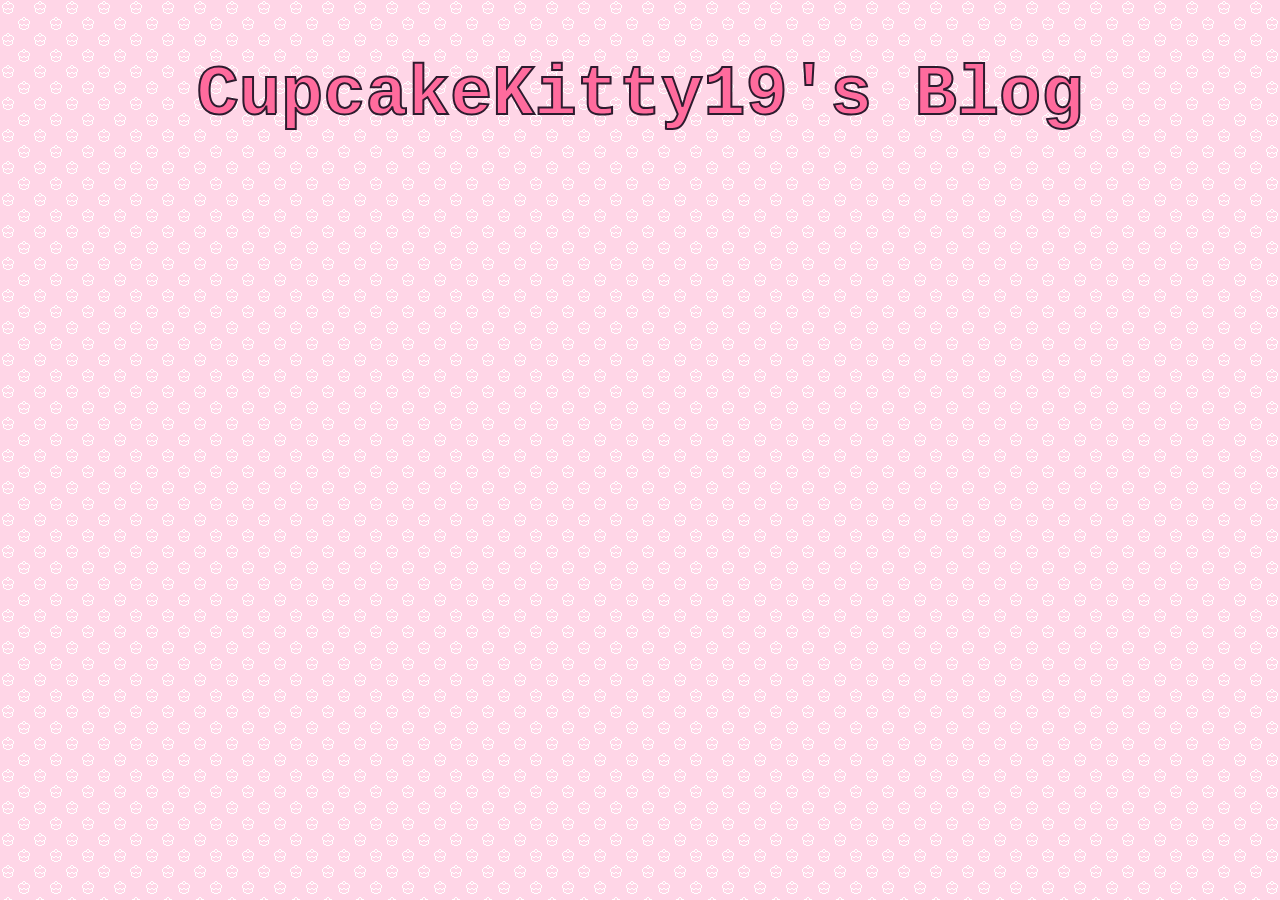
<file: blog/index.html>
<!DOCTYPE html>
<html lang="es">
<head>
  <meta charset="UTF-8">
  <meta name="viewport" content="width=device-width, initial-scale=1.0">
  <title>Welcome to CupcakeKitty19's blog!</title>
  <link rel="stylesheet" href="../blogstyle.css">
  <link rel="icon" type="image/png" href="../../assets/icons/logo_simp.ico">
  <link rel="stylesheet" href="https://cdn.jsdelivr.net/npm/bootstrap-icons@1.11.3/font/bootstrap-icons.css">
</head>

<body>
    <div>
        <header id="header" class="box-style">
			<h1 class="title">
                CupcakeKitty19's Blog
            </h1>
        </header>
    </div>
</body>
</file>
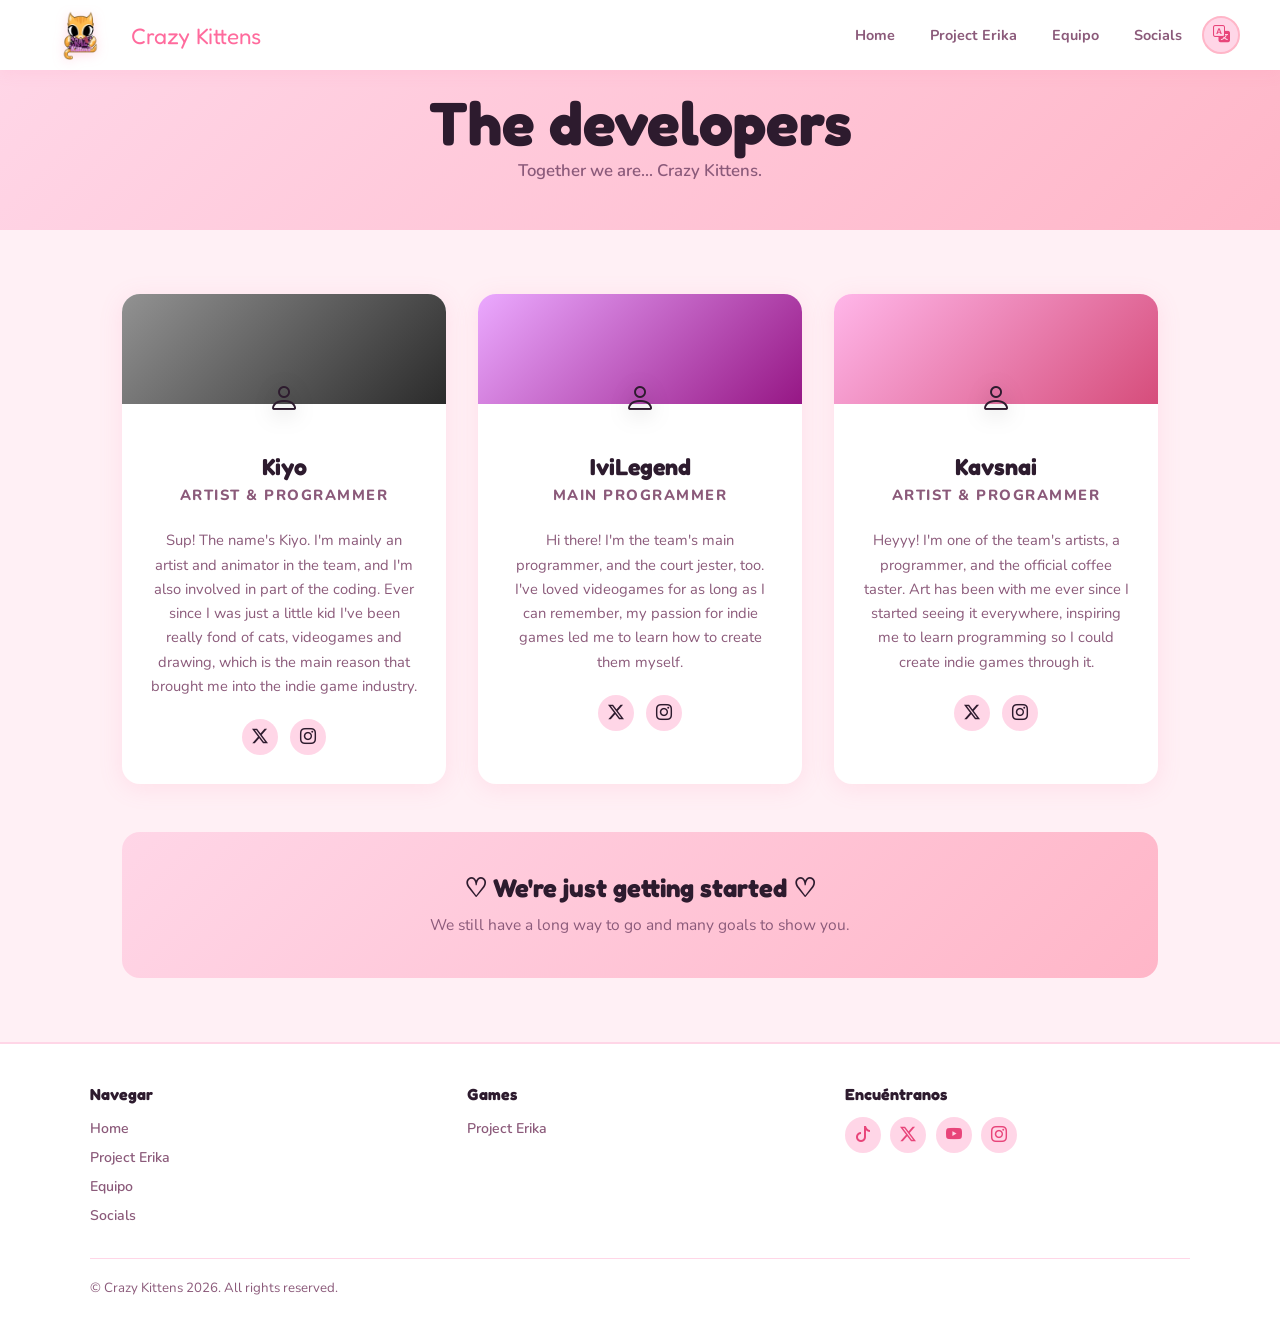
<file: pages/team/developers.html>
<!DOCTYPE html>
<html lang="en">
<head>
  <meta charset="UTF-8">
  <meta name="viewport" content="width=device-width, initial-scale=1.0">
  <title>Team — Crazy Kittens</title>
  <link rel="stylesheet" href="../../style.css">
  <link rel="icon" type="image/x-icon" href="../../assets/icons/logo.png">
  <link rel="stylesheet" href="https://cdn.jsdelivr.net/npm/bootstrap-icons@1.11.3/font/bootstrap-icons.css"> <!-- Iconos duros de pelotas -->
</head>

<body data-page-title="dev.title">
  <!-- navbar -->
  <nav class="navbar">
    <a href="../../index.html" class="navbar-logo">
      <img src="../../assets/images/logo.png" alt="Crazy Kittens logo">
      Crazy Kittens
    </a>

    <ul class="navbar-links" id="navLinks">
      <li><a href="../../index.html" data-i18n="nav.home">Inicio</a></li>
      <li><a href="../games/proyectErika.html" data-i18n="nav.erika">Project Erika</a></li>
      <li><a href="developers.html" data-i18n="nav.team">Equipo</a></li>
      <li><a href="../../index.html#socials" data-i18n="nav.socials">Redes</a></li>

      <!-- Language selector -->
      <li>
        <div class="lang-select-wrap" id="langWrap">
          <button class="lang-toggle-btn" id="langToggleBtn" aria-label="Cambiar idioma">
            <i class="bi bi-translate"></i>
          </button>
          <ul class="lang-dropdown" id="langDropdown">
            <li><button type="button" data-lang="es">Español</button></li>
            <li><button type="button" data-lang="en">English</button></li>
          </ul>
        </div>
      </li>
    </ul>
  </nav>
  
  <!-- page header -->
  <header class="page-header">
    <h1 data-i18n="dev.header">Los desarrolladores</h1>
    <p data-i18n="dev.header_sub"></p>
  </header>

  <!-- Nuestras cartas -->
  <div class="section">
    <div class="dev-page-grid">

      <div class="member-card">
        <div class="member-banner member-banner-1">
          <div class="member-avatar-wrap"><div class="member-avatar"><i class="bi bi-person"></i></div></div>
        </div>
        <div class="member-info">

          <h2>Kiyo</h2>
          <p class="member-role" data-i18n="dev.kiyo_role"></p>
          <p data-i18n="dev.kiyo_bio"></p>
          <div class="member-socials">
            <a href="https://x.com" class="member-social-link" title="X"><i class="bi bi-twitter-x"></i></a>
            <a href="https://instagram.com" class="member-social-link" title="Instagram"><i class="bi bi-instagram"></i></a>
          </div>

        </div>
      </div>

      <div class="member-card">
        <div class="member-banner member-banner-2">
          <div class="member-avatar-wrap"><div class="member-avatar"><i class="bi bi-person"></i></div></div>
        </div>
        <div class="member-info">

          <h2>IviLegend</h2>
          <p class="member-role" data-i18n="dev.ivi_role"></p>
          <p data-i18n="dev.ivi_bio"></p>
          <div class="member-socials">
            <a href="https://x.com" class="member-social-link" title="X"><i class="bi bi-twitter-x"></i></a>
            <a href="https://instagram.com" class="member-social-link" title="Instagram"><i class="bi bi-instagram"></i></a>
          </div>

        </div>
      </div>

      <div class="member-card">
        <div class="member-banner member-banner-3">
          <div class="member-avatar-wrap"><div class="member-avatar"><i class="bi bi-person"></i></div></div>
        </div>
        <div class="member-info">

          <h2>Kavsnai</h2>
          <p class="member-role" data-i18n="dev.kav_role"></p>
          <p data-i18n="dev.kav_bio"></p>
          
          <div class="member-socials">
            <a href="https://x.com" class="member-social-link" title="X"><i class="bi bi-twitter-x"></i></a>
            <a href="https://instagram.com" class="member-social-link" title="Instagram"><i class="bi bi-instagram"></i></a>
          </div>

        </div>
      </div>

    </div>

    <!-- sección informativa -->
    <div style="margin-top:3rem; background:linear-gradient(135deg,#FFD6E7,#FFB6C8); border-radius:var(--radius); padding:2.5rem 2rem; text-align:center;">
      <h3 style="font-family:'Fredoka One',cursive; font-size:1.6rem; color:var(--text-dark); margin-bottom:0.6rem;" data-i18n="dev.blurb_h">Estamos apenas comenzando</h3>
      <p style="color:var(--text-soft); max-width:540px; margin:0 auto; line-height:1.65; font-size:0.97rem;" data-i18n="dev.blurb_p">Aún nos queda mucho camino que recorrer y muchos objetivos que mostraros.</p>
    </div>

  </div>

  <!-- footer -->
  <footer class="footer">
    <div class="footer-inner">

      <div class="footer-col">
        <h4 data-i18n="footer.nav_h">Navegar</h4>
        <ul>
          <li><a href="../../index.html" data-i18n="nav.home">Inicio</a></li>
          <li><a href="../games/proyectErika.html" data-i18n="nav.erika">Proyecto Erika</a></li>
          <li><a href="developers.html" data-i18n="nav.team">Equipo</a></li>
          <li><a href="../../index.html#socials" data-i18n="nav.socials">Redes</a></li>
        </ul>
      </div>

      <div class="footer-col">
        <h4 data-i18n="footer.nav_h2">Juegos</h4>
        <ul>
          <li><a href="../games/proyectErika.html" data-i18n="nav.erika">Proyecto Erika</a></li>
        </ul>
      </div>

      <div class="footer-col footer-col--socials">
        <h4 data-i18n="footer.connect_h">Encuéntranos</h4>
        <div class="footer-social-row">
          <a href="https://www.tiktok.com/@crazykittensgames" class="footer-social-link"><i class="bi bi-tiktok"></i></a>
          <a href="https://x.com/crazykittens_" class="footer-social-link"><i class="bi bi-twitter-x"></i></a>
          <a href="https://www.youtube.com/@CrazyKittensGames" class="footer-social-link"><i class="bi bi-youtube"></i></a>
          <a href="https://www.instagram.com/crazykittensgames" class="footer-social-link"><i class="bi bi-instagram"></i></a>
        </div>
      </div>

    </div>

    <div class="footer-bottom">
      <p data-i18n="footer.copy">© Crazy Kittens 2026. All rights reserved.</p>
    </div>
  </footer>
  <script src="../../i18n.js"></script>
  <script>
    const toggle = document.getElementById('navToggle');
    const links  = document.getElementById('navLinks');
    if (toggle && links) {
      toggle.addEventListener('click', () => {
        toggle.classList.toggle('open');
        links.classList.toggle('open');
      });
      links.querySelectorAll('a').forEach(a => a.addEventListener('click', () => {
        toggle.classList.remove('open');
        links.classList.remove('open');
      }));
    }

    const langBtn      = document.getElementById('langToggleBtn');
    const langDropdown = document.getElementById('langDropdown');

    if (langBtn && langDropdown) {
      langBtn.addEventListener('click', (e) => {
        e.stopPropagation();
        langBtn.classList.toggle('open');
        langDropdown.classList.toggle('open');
      });

      langDropdown.querySelectorAll('button[data-lang]').forEach(opt => {
        opt.addEventListener('click', () => {
          const lang = opt.dataset.lang;
          if (typeof setLang === 'function') setLang(lang);
          langBtn.classList.remove('open');
          langDropdown.classList.remove('open');
        });
      });

      document.addEventListener('click', () => {
        langBtn.classList.remove('open');
        langDropdown.classList.remove('open');
      });
    }
  </script>
  
</body>
</html>
</file>
<file: blogstyle.css>
/* variables y reset */
:root {
  --bg:          #FFF0F5;
  --white:       #FFFFFF;
  --rose-light:  #FFD6E7;
  --rose-mid:    #FFB6C8;
  --rose-strong: #FF6B9D;
  --rose-deep:   #E8457A;
  --text-dark:   #2D1B2E;
  --text-soft:   #8B5A7A;
  --shadow:      0 4px 24px rgba(255,107,157,0.13);
  --radius:      18px;
  --radius-sm:   10px;
  --nav-h:       70px;
  --section-gap: 4rem;
}

/* background */

/* scrollbar */
* {
    scrollbar-width: initial;
    scrollbar-color: var(--rose-strong) var(--rose-light);
}

body {
    max-width: 80%;
    margin-left: auto;
    margin-right: auto;
    display: block;
    font-size: 1.1em;
    color: var(--rose-strong);
    font-family: magica;

    background-image: url(assets/images/blog/erika_blog_background.png);
    background-color: var(--rose-light);
    background-repeat: repeat;
}

#header {
    /*background-image: ;*/
    height: 190px;
    border-radius: 45px 45px 0 0;
    background-clip: padding-box;
    background-position: center;
    background-size: cover;
    margin-bottom: 10px;
    overflow: hidden;
}

.title {
    font-family: 'Courier New', Courier, monospace;
    font-size: 4em;
    text-align: center;
    -webkit-text-stroke-color: var(--text-dark);
    -webkit-text-stroke-width: 2px;
}
</file>
<file: style.css>
@import url('https://fonts.googleapis.com/css2?family=Fredoka+One&family=Nunito:wght@400;600;700;800&display=swap');

/* variables y reset */
:root {
  --bg:          #FFF0F5;
  --white:       #FFFFFF;
  --rose-light:  #FFD6E7;
  --rose-mid:    #FFB6C8;
  --rose-strong: #FF6B9D;
  --rose-deep:   #E8457A;
  --text-dark:   #2D1B2E;
  --text-soft:   #8B5A7A;
  --shadow:      0 4px 24px rgba(255,107,157,0.13);
  --radius:      18px;
  --radius-sm:   10px;
  --nav-h:       70px;
  --section-gap: 4rem;
}

* {
    scrollbar-width: initial;
    scrollbar-color: var(--rose-strong) var(--rose-light);
}

*, *::before, *::after { box-sizing: border-box; margin: 0; padding: 0; }
html { scroll-behavior: smooth; }

body {
  font-family: 'Nunito', sans-serif;
  background: var(--bg);
  color: var(--text-dark);
  min-height: 100vh;
  display: flex;
  flex-direction: column;
}

img { display: block; max-width: 100%; }
a   { text-decoration: none; color: inherit; }
.highlight {
  font-weight: 800;
  color: var(--rose-strong);
}

/* barra de navegacion */
.navbar {
  background: var(--white);
  box-shadow: 0 2px 16px rgba(255,107,157,0.10);
  position: sticky;
  top: 0;
  z-index: 200;
  padding: 0 2.5rem;
  display: flex;
  align-items: center;
  justify-content: space-between;
  height: var(--nav-h);
}

.navbar-logo {
  display: flex;
  align-items: center;
  gap: 0.7rem;
  font-family: 'Fredoka One', cursive;
  font-size: 1.4rem;
  color: var(--rose-strong);
  flex-shrink: 0;
}

.navbar-logo img {
  width: 80px; height: 52px;
  object-fit: contain;
  filter: drop-shadow(0 2px 6px rgba(255,107,157,0.25));
}

.navbar-links {
  display: flex;
  align-items: center;
  gap: 0.3rem;
  list-style: none;
}

.navbar-links a {
  font-family: 'Nunito', sans-serif;
  font-weight: 700;
  font-size: 0.9rem;
  color: var(--text-soft);
  padding: 0.42rem 0.95rem;
  border-radius: 50px;
  transition: background 0.2s, color 0.2s;
  white-space: nowrap;
}

.navbar-links a:hover,
.navbar-links a.active {
  background: var(--rose-light);
  color: var(--rose-deep);
}

/* selector de idioma */
.lang-select-wrap {
  position: relative;
  display: flex;
  align-items: center;
  flex-shrink: 0;
}

.lang-toggle-btn {
  display: flex;
  align-items: center;
  justify-content: center;
  width: 38px;
  height: 38px;
  border-radius: 50%;
  border: 2px solid var(--rose-mid);
  background: var(--rose-light);
  color: var(--rose-deep);
  font-size: 1.05rem;
  cursor: pointer;
  transition: border-color 0.2s, background 0.2s, color 0.2s;
}
.lang-toggle-btn:hover,
.lang-toggle-btn.open {
  border-color: var(--rose-strong);
  background: var(--rose-mid);
  color: var(--white);
}

.lang-dropdown {
  position: absolute;
  top: calc(100% + 8px);
  right: 0;
  background: var(--white);
  border-radius: var(--radius-sm);
  box-shadow: 0 8px 24px rgba(255,107,157,0.18);
  list-style: none;
  min-width: 140px;
  padding: 0.4rem;
  display: none;
  z-index: 250;
}
.lang-dropdown.open { display: block; }

.lang-dropdown li button {
  width: 100%;
  text-align: left;
  background: none;
  border: none;
  padding: 0.55rem 0.8rem;
  font-family: 'Nunito', sans-serif;
  font-weight: 700;
  font-size: 0.88rem;
  color: var(--text-soft);
  border-radius: 8px;
  cursor: pointer;
  transition: background 0.15s, color 0.15s;
}
.lang-dropdown li button:hover,
.lang-dropdown li button.active {
  background: var(--rose-light);
  color: var(--rose-deep);
}

/* portada */
.hero-cover {
  width: 100%;
  overflow: hidden;
  position: relative;
  display: flex;
  align-items: center;
  justify-content: center;
  background: linear-gradient(135deg, #FFD6E7, #FFB6C8);
}

.hero-cover img {
  width: 100%;
  height: clamp(280px, 70vh, 820px);
  object-fit: cover;
  object-position: center top;
  display: block;
}

.hero-cover-overlay {
  position: absolute;
  inset: 0;
  background: linear-gradient(to bottom,
    rgba(255,240,245,0.0) 40%,
    rgba(255,240,245,0.85) 100%
  );
}

/* franja de bienvenida */
.intro-strip {
  background: var(--white);
  padding: 2.5rem 2rem;
  text-align: center;
  border-bottom: 2px solid var(--rose-light);
}

.intro-strip h2 {
  font-family: 'Fredoka One', cursive;
  font-size: clamp(1.6rem, 4vw, 2.4rem);
  color: var(--text-dark);
  margin-bottom: 0.6rem;
}

.intro-strip p {
  color: var(--text-soft);
  font-size: 1rem;
  max-width: 600px;
  margin: 0 auto 1.5rem;
  line-height: 1.65;
}

/* contenedor general de secciones */
.section {
  padding: 0 2rem;
  max-width: 1100px;
  margin: var(--section-gap) auto 0;
  width: 100%;
}

.section-title {
  font-family: 'Fredoka One', cursive;
  font-size: 2rem;
  color: var(--text-dark);
  margin-bottom: 0.3rem;
}

.section-divider {
  width: 52px; height: 4px;
  background: var(--rose-strong);
  border-radius: 4px;
  margin-bottom: 2rem;
}

.section-divider--center {
  width: 120px;
  margin-left: auto;
  margin-right: auto;
  margin-bottom: 3rem;
}

/* botones */
.btn {
  display: inline-flex;
  align-items: center;
  gap: 0.5rem;
  background: var(--rose-strong);
  color: var(--white);
  font-family: 'Nunito', sans-serif;
  font-weight: 800;
  font-size: 1rem;
  padding: 0.75rem 2rem;
  border-radius: 50px;
  border: none;
  cursor: pointer;
  transition: background 0.2s, transform 0.15s, box-shadow 0.2s;
  box-shadow: 0 4px 18px rgba(255,107,157,0.35);
}
.btn:hover {
  background: var(--rose-deep);
  transform: translateY(-2px);
  box-shadow: 0 8px 24px rgba(255,107,157,0.4);
}
.btn-outline {
  background: transparent;
  color: var(--rose-strong);
  border: 2px solid var(--rose-strong);
  box-shadow: none;
}
.btn-outline:hover {
  background: var(--rose-light);
  color: var(--rose-deep);
  border-color: var(--rose-deep);
  box-shadow: none;
}
.btn-sm {
  font-size: 0.88rem;
  padding: 0.55rem 1.4rem;
}

/* panel del estudio (about us en el index) */
.studio-panel {
  background: var(--white);
  border-radius: var(--radius);
  box-shadow: var(--shadow);
  display: grid;
  grid-template-columns: 280px 1fr;
  overflow: hidden;
  min-height: 380px;
}

.studio-panel-left {
  background: linear-gradient(160deg, var(--rose-light) 0%, var(--rose-strong) 100%);
  display: flex;
  flex-direction: column;
  align-items: center;
  justify-content: center;
  padding: 2.5rem 2rem;
  gap: 1.2rem;
  position: relative;
  overflow: hidden;
}

.studio-panel-left::before {
  content: '';
  position: absolute;
  width: 260px; height: 260px;
  border-radius: 50%;
  background: rgba(255,255,255,0.08);
  top: -80px; left: -60px;
}

.studio-panel-left::after {
  content: '';
  position: absolute;
  width: 180px; height: 180px;
  border-radius: 50%;
  background: rgba(255,255,255,0.07);
  bottom: -50px; right: -50px;
}

.studio-panel-logo {
  position: relative;
  z-index: 1;
  width: 500px;
  height: 500px;
  display: flex;
  align-items: center;
  justify-content: center;
}

.studio-panel-right {
  padding: 2.8rem;
  display: flex;
  flex-direction: column;
  justify-content: center;
  gap: 1.2rem;
}

.studio-panel-right h2 {
  font-family: 'Fredoka One', cursive;
  font-size: 1.9rem;
  color: var(--text-dark);
  line-height: 1.2;
}

.studio-panel-right p {
  color: var(--text-soft);
  font-size: 0.93rem;
  line-height: 1.7;
}

.studio-panel-right p strong {
  color: var(--rose-deep);
}

.studio-panel-divider {
  width: 44px; height: 3px;
  background: var(--rose-strong);
  border-radius: 3px;
}

.studio-panel-right .btn {
  align-self: center;
  padding: 0.75rem 1.5rem;
}

.studio-stats-grid {
  display: grid;
  grid-template-columns: 1fr 1fr;
  gap: 0.8rem;
}

.studio-stat {
  background: var(--bg);
  border: 1.5px solid var(--rose-light);
  border-radius: var(--radius-sm);
  padding: 1rem;
  text-align: center;
  transition: transform 0.18s, border-color 0.18s;
}

.studio-stat:hover {
  transform: translateY(-3px);
  border-color: var(--rose-mid);
}

.studio-stat-wide {
  grid-column: 1 / -1;
  background: linear-gradient(135deg, var(--rose-strong), var(--rose-deep));
  border-color: transparent;
  display: flex;
  align-items: center;
  justify-content: center;
  gap: 0.7rem;
  padding: 0.85rem 1rem;
}

.studio-stat-wide:hover {
  transform: none;
}

.studio-stat-num {
  font-family: 'Fredoka One', cursive;
  font-size: 1.7rem;
  color: var(--rose-strong);
  line-height: 1;
}

.studio-stat-wide .studio-stat-num {
  color: var(--white);
}

.studio-stat-lbl {
  font-size: 0.67rem;
  font-weight: 800;
  text-transform: uppercase;
  letter-spacing: 1px;
  color: var(--text-soft);
  margin-top: 0.25rem;
}

.studio-stat-wide .studio-stat-lbl {
  color: rgba(255,255,255,0.85);
  margin-top: 0;
}

/* juego destacado (index) */
.game-spotlight {
  background: var(--white);
  border-radius: var(--radius);
  box-shadow: var(--shadow);
  overflow: hidden;
  display: grid;
  grid-template-columns: 1fr 1fr;
  min-height: 320px;
}

.game-spotlight-img {
  min-height: 280px;
  overflow: hidden;
}

.game-spotlight-img img {
  width: 100%;
  height: 100%;
  object-fit: cover;
  object-position: center;
  display: block;
}

.game-spotlight-body {
  padding: 2.5rem 2rem;
  display: flex;
  flex-direction: column;
  justify-content: center;
  gap: 0.8rem;
}

.game-tag {
  display: inline-block;
  background: var(--rose-light);
  color: var(--rose-deep);
  font-size: 0.72rem;
  font-weight: 800;
  letter-spacing: 1.5px;
  text-transform: uppercase;
  padding: 0.25rem 0.85rem;
  border-radius: 50px;
  align-self: flex-start;
}

.game-spotlight-body h2 {
  font-family: 'Fredoka One', cursive;
  font-size: 2.1rem;
  color: var(--text-dark);
}

.game-spotlight-body p {
  color: var(--text-soft);
  font-size: 0.97rem;
  line-height: 1.65;
}

.spotlight-actions {
  display: flex;
  gap: 0.8rem;
  flex-wrap: wrap;
  margin-top: 0.4rem;
  justify-content: center;
}

/* redes sociales */
.social-section {
  background: linear-gradient(135deg, #FFB6C8 0%, #FF6B9D 100%);
  border-radius: var(--radius);
  padding: 3rem 2rem;
  text-align: center;
  margin: var(--section-gap) auto 0;
  max-width: 1100px;
  width: calc(100% - 4rem);
}

.social-section h2 {
  font-family: 'Fredoka One', cursive;
  font-size: 2rem;
  color: var(--white);
  margin-bottom: 0.5rem;
}
.social-section > p {
  color: rgba(255,255,255,0.85);
  margin-bottom: 2rem;
  font-size: 0.97rem;
}

.social-links {
  display: flex;
  flex-wrap: wrap;
  gap: 1rem;
  justify-content: center;
}

.social-pill {
  display: inline-flex;
  align-items: center;
  gap: 0.55rem;
  background: rgba(255,255,255,0.22);
  color: var(--white);
  font-weight: 700;
  font-size: 0.95rem;
  padding: 0.6rem 1.4rem;
  border-radius: 50px;
  border: 2px solid rgba(255,255,255,0.35);
  transition: background 0.2s, border-color 0.2s;
  backdrop-filter: blur(4px);
}
.social-pill:hover {
  background: rgba(255,255,255,0.38);
  border-color: rgba(255,255,255,0.6);
}

/* cabecera de pagina (paginas internas) */
.page-header {
  background: linear-gradient(135deg, #FFD6E7 0%, #FFB6C8 100%);
  padding: 1rem 2rem 3rem;
  text-align: center;
}
.page-header h1 {
  font-family: 'Fredoka One', cursive;
  font-size: clamp(2.2rem, 6vw, 3.8rem);
  color: var(--text-dark);
}
.page-header p {
  color: var(--text-soft);
  font-size: 1.05rem;
  font-weight: 600;
}

/* creditos (project erika) */
.credits-grid {
  display: grid;
  grid-template-columns: 1fr 1fr;
  gap: 1.2rem;
  margin-bottom: 3rem;
  margin-top: 1.5rem;
}

.credit-card {
  background: var(--white);
  border-radius: var(--radius);
  box-shadow: var(--shadow);
  padding: 1.4rem 1.6rem;
  display: flex;
  align-items: center;
  gap: 1.1rem;
}

.credit-card--studio {
  grid-column: 1 / -1;
  background: var(--rose-light);
  border: 2px solid var(--rose-mid);
}

.credit-avatar {
  width: 52px;
  height: 52px;
  border-radius: 50%;
  background: linear-gradient(135deg, var(--rose-light), var(--rose-mid));
  display: flex;
  align-items: center;
  justify-content: center;
  font-size: 1.5rem;
  flex-shrink: 0;
}

.credit-avatar--lg {
  width: 64px;
  height: 64px;
}

.credit-avatar img {
  width: 100%;
  height: 100%;
  object-fit: cover;
  border-radius: 50%;
}

.credit-name {
  font-family: 'Fredoka One', cursive;
  font-size: 1.1rem;
  color: var(--text-dark);
  margin-bottom: 0.1rem;
}

.credit-name--lg {
  font-size: 1.2rem;
}

.credit-role {
  font-size: 0.7rem;
  font-weight: 800;
  letter-spacing: 1px;
  text-transform: uppercase;
  color: var(--rose-strong);
  margin-bottom: 0.5rem;
}

.credit-socials {
  display: flex;
  gap: 0.4rem;
}

.credit-social {
  width: 28px;
  height: 28px;
  border-radius: 50%;
  background: var(--rose-light);
  color: var(--rose-deep);
  display: flex;
  align-items: center;
  justify-content: center;
  font-size: 0.9rem;
  transition: background 0.2s;
}

.credit-social:hover {
  background: var(--rose-mid);
}

@media (max-width: 700px) {
  .credits-grid { grid-template-columns: 1fr; }
}

/* portada del juego erika */
.erika-hero {
  background: var(--white);
  border-radius: var(--radius);
  box-shadow: var(--shadow);
  overflow: hidden;
  margin-bottom: 3rem;
}

.erika-cover {
  width: 100%;
  height: 380px;
  background: linear-gradient(135deg, #FFB6C8 0%, #FF6B9D 60%, #E8457A 100%);
  display: flex;
  align-items: center;
  justify-content: center;
  position: relative;
  overflow: hidden;
}

.erika-cover img {
  width: 100%;
  height: 100%;
  object-fit: cover;
}

.erika-meta {
  padding: 2rem 2.5rem;
  display: flex;
  align-items: flex-start;
  justify-content: space-between;
  gap: 2rem;
  flex-wrap: wrap;
}

.erika-meta-left h1 {
  font-family: 'Fredoka One', cursive;
  font-size: 2.5rem;
  color: var(--text-dark);
  margin-bottom: 0.4rem;
}

.erika-meta-left p {
  color: var(--text-soft);
  font-size: 0.95rem;
  line-height: 1.6;
  max-width: 550px;
}

.badge-row {
  display: flex;
  gap: 0.5rem;
  flex-wrap: wrap;
  margin-bottom: 0.8rem;
}

.badge {
  background: var(--rose-light);
  color: var(--rose-deep);
  font-size: 0.72rem;
  font-weight: 800;
  letter-spacing: 1px;
  text-transform: uppercase;
  padding: 0.22rem 0.7rem;
  border-radius: 50px;
}

.erika-actions {
  display: flex;
  flex-direction: column;
  gap: 0.7rem;
  flex-shrink: 0;
}

.erika-about-grid {
  display: grid;
  grid-template-columns: 1fr 1fr;
  gap: 2.5rem;
  align-items: start;
}

.spotlight-divider {
  border: none;
  width: 80px;
  margin: 0.4rem auto;
  border-top: 3px dotted var(--rose-mid);
}

/* tráiler */
.trailer-wrap {
  background: var(--white);
  border-radius: var(--radius);
  box-shadow: var(--shadow);
  overflow: hidden;
  margin-bottom: 3rem;
}

.trailer-wrap h2 {
  font-family: 'Fredoka One', cursive;
  font-size: 1.6rem;
  color: var(--text-dark);
  padding: 1.5rem 2rem 0;
}

.trailer-embed {
  position: relative;
  padding-bottom: 56.25%;
  height: 0;
  margin: 1.2rem 0 0;
}

.trailer-embed iframe {
  position: absolute;
  top: 0; left: 0;
  width: 100%; height: 100%;
  border: none;
}

/* capturas de pantalla */
.screenshots-grid {
  display: grid;
  grid-template-columns: repeat(2, 1fr);
  gap: 1.5rem;
  margin-top: 1.5rem;
}

.screenshot-slot {
  background: #f2c4d4;
  border-radius: 16px;
  display: flex;
  align-items: center;
  justify-content: center;
  min-height: 220px;
  position: relative;
  padding: 10px 10px 52px 10px;
}

.screenshot-slot img {
  width: 100%;
  height: 300px;
  object-fit: cover;
  display: block;
  border-radius: 10px;
  filter: sepia(20%) contrast(1.05) brightness(0.95) saturate(0.9);
}

.screenshot-slot:nth-child(odd)  { transform: rotate(-1.2deg); }
.screenshot-slot:nth-child(even) { transform: rotate(1deg); }

/* chincheta de la foto */
.screenshot-slot .photo-clip {
  position: absolute;
  top: -20px;
  left: 50%;
  transform: translateX(-50%);
  width: 42px;
  height: 42px;
  background: #d4889e;
  border-radius: 50%;
  z-index: 10;
  box-shadow: 0 2px 8px rgba(0,0,0,0.15);
}

.screenshot-slot .photo-clip::before {
  content: '';
  position: absolute;
  top: 50%;
  left: 50%;
  transform: translate(-50%, -50%);
  width: 16px;
  height: 16px;
  border-radius: 50%;
  background: #f5d5df;
}

/* pagina de equipo */
.dev-page-grid {
  display: grid;
  grid-template-columns: repeat(auto-fill, minmax(300px, 1fr));
  gap: 2rem;
}

.member-card {
  background: var(--white);
  border-radius: var(--radius);
  box-shadow: var(--shadow);
  overflow: hidden;
  transition: transform 0.2s, box-shadow 0.2s;
}
.member-card:hover {
  transform: translateY(-6px);
  box-shadow: 0 14px 36px rgba(255,107,157,0.2);
}

.member-banner {
  height: 110px;
  position: relative;
}
.member-banner-1 { background: linear-gradient(135deg, #929292, #2b2b2b); }
.member-banner-2 { background: linear-gradient(135deg, #eba9ff, #961785); }
.member-banner-3 { background: linear-gradient(135deg, #ffb6e9, #d64d7b); }

.member-avatar-wrap {
  position: absolute;
  bottom: -50px; left: 50%;
  transform: translateX(-50%);
}
.member-avatar {
  width: 110px; height: 110px;
  display: flex; align-items: center; justify-content: center;
  font-size: 2rem;
  filter: drop-shadow(0 4px 10px rgba(0,0,0,0.25));
}
.member-avatar img {
  width: 100%;
  height: 100%;
  object-fit: contain;
}

.member-info {
  padding: 3rem 1.8rem 1.8rem;
  text-align: center;
}
.member-info h2 {
  font-family: 'Fredoka One', cursive;
  font-size: 1.45rem; color: var(--text-dark); margin-bottom: 0.2rem;
}
.member-role {
  font-size: 0.75rem; font-weight: 800;
  letter-spacing: 1.5px; text-transform: uppercase;
  color: var(--rose-strong); margin-bottom: 0.9rem;
}
.member-info p {
  color: var(--text-soft); font-size: 0.92rem; line-height: 1.65; margin-bottom: 1.3rem;
}
.member-socials { display: flex; justify-content: center; gap: 0.7rem; }
.member-social-link {
  width: 36px; height: 36px;
  border-radius: 50%;
  background: var(--rose-light);
  display: flex; align-items: center; justify-content: center;
  font-size: 1rem;
  transition: background 0.2s, transform 0.15s;
}
.member-social-link:hover { background: var(--rose-mid); transform: scale(1.1); }

/* formas de apoyarnos */
.support-section {
  text-align: left;
}

.support-section .section-divider {
  margin-left: 0;
  margin-right: 0;
}

.support-grid {
  display: grid;
  grid-template-columns: repeat(auto-fit, minmax(260px, 320px));
  gap: 1.5rem;
  justify-content: center;
}

.support-card {
  background: var(--white);
  border-radius: var(--radius);
  box-shadow: var(--shadow);
  padding: 2rem 1.8rem;
  text-align: center;
  display: flex;
  flex-direction: column;
}

.support-card p {
  color: var(--text-soft);
  font-size: 0.88rem;
  line-height: 1.55;
  margin-bottom: 1rem;
  flex: 1;
}

.support-card .btn {
  align-self: center;
  width: fit-content;
}

.support-card .support-icon {
  font-size: 2.5rem;
  margin-bottom: 0.8rem;
}

.support-card h3 {
  font-family: 'Fredoka One', cursive;
  font-size: 1.15rem;
  color: var(--text-dark);
  margin-bottom: 0.5rem;
}

/* ultimas noticias */
.news-grid {
  display: grid;
  grid-template-columns: repeat(auto-fill, minmax(300px, 1fr));
  gap: 1.5rem;
}

.news-card {
  background: var(--white);
  border-radius: var(--radius);
  box-shadow: var(--shadow);
  overflow: hidden;
  transition: transform 0.2s, box-shadow 0.2s;
}

.news-card:hover {
  transform: translateY(-4px);
  box-shadow: 0 12px 30px rgba(255,107,157,0.18);
}

.news-card-img {
  background: linear-gradient(135deg, var(--rose-light), var(--rose-mid));
  display: flex; align-items: center; justify-content: center;
  overflow: hidden;
  position: relative;
  min-height: 180px;   /* asegura tamaño digno cuando no hay imagen */
  border-bottom: 2px solid var(--rose-mid);  /* línea separadora img/texto */
}

.news-card-img img {
  width: 100%;
  height: auto;
  max-height: 260px;
  object-fit: contain;
  object-position: center;
}

.news-card-img i {
  font-size: 3rem;
  color: var(--rose-deep);
  opacity: 0.55;
}

.news-card-body { padding: 1.4rem 1.5rem; }
.news-card-date {
  font-size: 0.75rem; font-weight: 700;
  color: var(--rose-strong); text-transform: uppercase;
  letter-spacing: 1px; margin-bottom: 0.4rem;
}
.news-card-body h3 {
  font-family: 'Fredoka One', cursive;
  font-size: 1.15rem; color: var(--text-dark); margin-bottom: 0.5rem;
}
.news-card-body p {
  color: var(--text-soft); font-size: 0.88rem; line-height: 1.55;
}

/* pagina 404 */
.error-page {
  flex: 1;
  display: flex; flex-direction: column;
  align-items: center; justify-content: center;
  text-align: center; padding: 4rem 2rem;
}
.error-code {
  font-family: 'Fredoka One', cursive;
  font-size: clamp(6rem, 18vw, 12rem);
  color: var(--rose-mid); line-height: 1; margin-bottom: 0.3rem;
}
.error-page h2 {
  font-family: 'Fredoka One', cursive;
  font-size: 2rem; color: var(--text-dark); margin-bottom: 0.7rem;
}
.error-page p { color: var(--text-soft); font-size: 1rem; margin-bottom: 2rem; }

/* pie de pagina */
.footer {
  background: var(--white);
  border-top: 2px solid var(--rose-light);
  padding: 2.5rem 2.5rem 1.5rem;
  margin-top: var(--section-gap);
}

.footer-inner {
  max-width: 1100px;
  margin: 0 auto 2rem;
  display: grid;
  grid-template-columns: 1fr 1fr 1fr;
  gap: 2rem;
}

.footer-col h4 {
  font-family: 'Fredoka One', cursive;
  font-size: 1rem; color: var(--text-dark); margin-bottom: 0.8rem;
}
.footer-col ul {
  list-style: none; display: flex; flex-direction: column; gap: 0.45rem;
}
.footer-col ul li a {
  color: var(--text-soft); font-size: 0.88rem; font-weight: 600;
  transition: color 0.2s;
}
.footer-col ul li a:hover { color: var(--rose-strong); }

.footer-social-row {
  display: flex;
  gap: 0.6rem;
  flex-wrap: wrap;
}

.footer-social-link {
  width: 36px; height: 36px;
  border-radius: 50%;
  background: var(--rose-light);
  color: var(--rose-deep);
  display: flex; align-items: center; justify-content: center;
  font-size: 1rem;
  transition: background 0.2s, transform 0.15s;
}
.footer-social-link:hover {
  background: var(--rose-mid);
  transform: scale(1.1);
}

.footer-bottom {
  max-width: 1100px;
  margin: 0 auto;
  border-top: 1px solid var(--rose-light);
  padding-top: 1.2rem;
}
.footer-bottom p { color: var(--text-soft); font-size: 0.83rem; }

/* logo animado (about us) */
.studio-panel-logo .logo-container {
  position: relative;
  display: inline-flex;
  align-items: center;
  justify-content: center;
  width: 100%;
  height: 100%;
  cursor: pointer;
}

.studio-panel-logo .logo-base {
  width: 100%;
  height: 100%;
  object-fit: contain;
  filter: drop-shadow(0 8px 24px rgba(232,69,122,0.3));
}

.studio-panel-logo .logo-whiskers {
  position: absolute;
  inset: 0;
  width: 100%;
  height: 100%;
  object-fit: contain;
  pointer-events: none;
  transform-origin: center;
}

@keyframes whisker-wiggle {
  0%   { transform: rotate(0deg)   scale(1); }
  15%  { transform: rotate(-12deg) scale(1.1); }
  35%  { transform: rotate(10deg)  scale(1.15); }
  55%  { transform: rotate(-8deg)  scale(1.1); }
  75%  { transform: rotate(6deg)   scale(1.05); }
  90%  { transform: rotate(-3deg)  scale(1); }
  100% { transform: rotate(0deg)   scale(1); }
}

@keyframes cat-bounce {
  0%   { transform: translateY(0)    rotate(0deg); }
  20%  { transform: translateY(-8px) rotate(-5deg); }
  40%  { transform: translateY(4px)  rotate(4deg); }
  60%  { transform: translateY(-5px) rotate(-3deg); }
  80%  { transform: translateY(2px)  rotate(2deg); }
  100% { transform: translateY(0)    rotate(0deg); }
}

.studio-panel-logo .logo-whiskers.wiggle {
  animation: whisker-wiggle 0.55s ease-in-out forwards;
}

.studio-panel-logo .logo-base.wiggle {
  animation: cat-bounce 0.55s ease-in-out forwards;
}

/* adaptable a moviles */
@media (max-width: 900px) {
  .game-spotlight { grid-template-columns: 1fr; }
  .footer-inner    { grid-template-columns: 1fr 1fr; }
}

@media (max-width: 750px) {
  .studio-panel       { grid-template-columns: 1fr; }
  .studio-panel-left  { padding: 2.5rem 2rem 2rem; }
  .studio-panel-right { padding: 2rem 1.8rem; }
}

@media (max-width: 700px) {
  :root { --section-gap: 3rem; }

  .navbar {
    flex-wrap: wrap;
    height: auto;
    padding: 0.8rem 1.2rem;
    row-gap: 0.6rem;
  }
  .navbar-links {
    flex-wrap: wrap;
    justify-content: center;
    gap: 0.4rem;
  }

  .footer-inner       { grid-template-columns: 1fr; gap: 1.5rem; }
  .erika-meta         { flex-direction: column; }
  .erika-actions      { flex-direction: row; flex-wrap: wrap; }
  .social-section     { width: calc(100% - 2rem); }
  .hero-cover img     { height: 55vw; min-height: 240px; }
  .hero-cover         { max-height: none; }
}

@media (max-width: 480px) {
  :root { --section-gap: 2.5rem; }

  .navbar       { padding: 0 1rem; }
  .section      { padding: 0 1.2rem; }
  .erika-cover  { height: 220px; }
}

@media (max-width: 750px) {
  .erika-about-grid {
    grid-template-columns: 1fr;
    gap: 1.5rem;
  }
}
</file>
